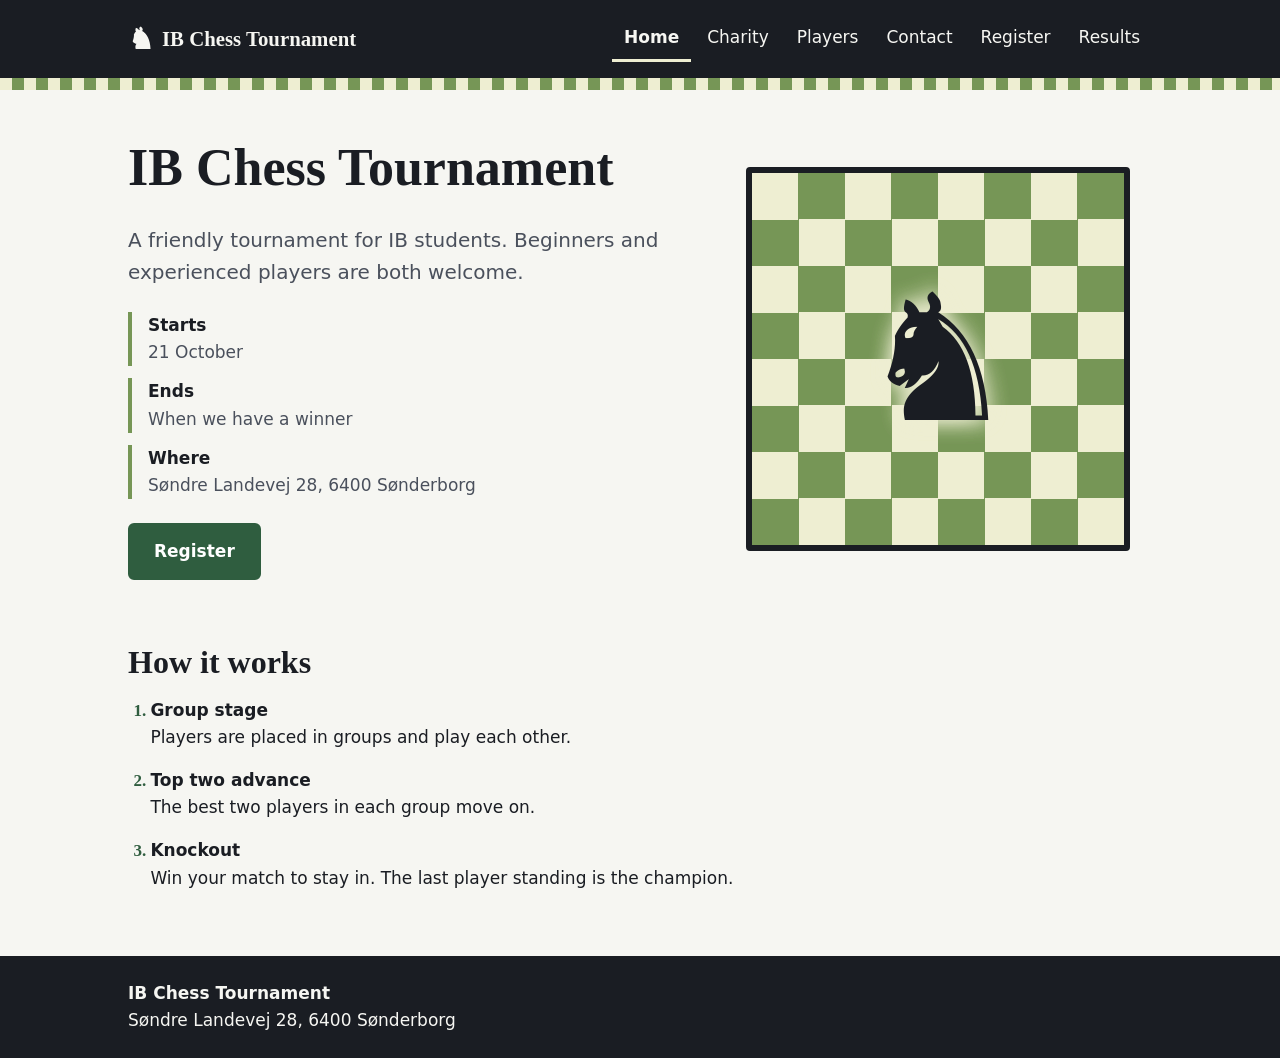
<file: index.html>
<!DOCTYPE html>
<html lang="en">
<head>
  <meta charset="utf-8">
  <meta name="viewport" content="width=device-width, initial-scale=1">
  <title>IB Chess Tournament</title>
  <meta name="description" content="A friendly chess tournament for IB students in Sønderborg.">
  <link rel="stylesheet" href="css/base.css">
  <link rel="stylesheet" href="css/index.css">
  <script src="js/main.js" defer></script>
</head>
<body>
  <a class="skip-link" href="#main">Skip to content</a>

  <header class="site-header">
    <div class="container header-inner">
      <a class="logo" href="index.html"><span class="logo-piece" aria-hidden="true">&#9822;</span> IB Chess Tournament</a>
      <button class="nav-toggle" type="button" aria-expanded="false" aria-controls="site-nav" aria-label="Open menu"><span class="bars" aria-hidden="true"></span></button>
      <nav class="site-nav" id="site-nav" aria-label="Main">
        <ul>
          <li><a href="index.html" class="active" aria-current="page">Home</a></li>
          <li><a href="charity.html">Charity</a></li>
          <li><a href="players.html">Players</a></li>
          <li><a href="contact.html">Contact</a></li>
          <li><a href="register.html">Register</a></li>
          <li><a href="results.html">Results</a></li>
        </ul>
      </nav>
    </div>
  </header>

  <main id="main" class="container">
    <section class="hero">
      <div>
        <h1>IB Chess Tournament</h1>
        <p class="lead">A friendly tournament for IB students. Beginners and experienced players are both welcome.</p>
        <dl class="facts">
          <div><dt>Starts</dt><dd>21 October</dd></div>
          <div><dt>Ends</dt><dd>When we have a winner</dd></div>
          <div><dt>Where</dt><dd>Søndre Landevej 28, 6400 Sønderborg</dd></div>
        </dl>
        <div class="btn-row">
          <a class="btn" href="register.html">Register</a>
        </div>
      </div>
      <div class="board" aria-hidden="true"><span class="board-piece">&#9822;</span></div>
    </section>

    <section class="how" aria-labelledby="how-title">
      <h2 id="how-title">How it works</h2>
      <ol class="steps">
        <li><strong>Group stage</strong> Players are placed in groups and play each other.</li>
        <li><strong>Top two advance</strong> The best two players in each group move on.</li>
        <li><strong>Knockout</strong> Win your match to stay in. The last player standing is the champion.</li>
      </ol>
    </section>
  </main>

  <footer class="site-footer">
    <div class="container">
      <p class="footer-name">IB Chess Tournament</p>
      <p>Søndre Landevej 28, 6400 Sønderborg</p>
    </div>
  </footer>
</body>
</html>
</file>
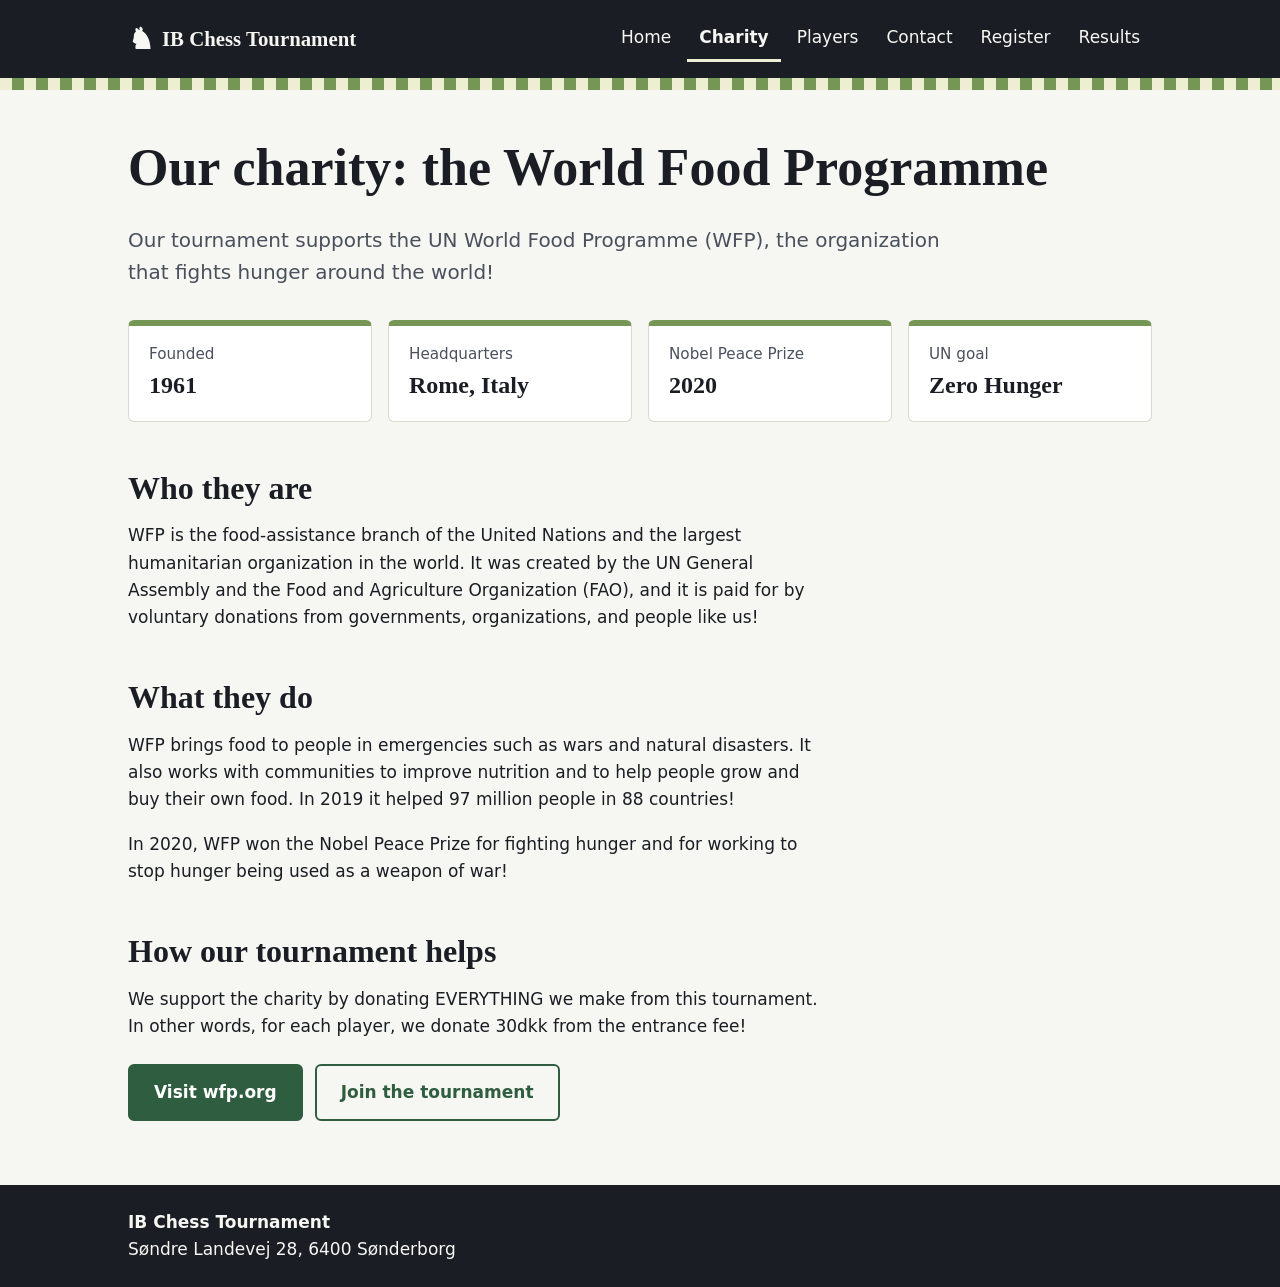
<file: charity.html>
<!DOCTYPE html>
<html lang="en">
<head>
  <meta charset="utf-8">
  <meta name="viewport" content="width=device-width, initial-scale=1">
  <title>The Charity | IB Chess Tournament</title>
  <meta name="description" content="Learn about the UN World Food Programme, the charity supported by the IB Chess Tournament.">
  <link rel="stylesheet" href="css/base.css">
  <link rel="stylesheet" href="css/charity.css">
  <script src="js/main.js" defer></script>
</head>
<body>
  <a class="skip-link" href="#main">Skip to content</a>

  <header class="site-header">
    <div class="container header-inner">
      <a class="logo" href="index.html"><span class="logo-piece" aria-hidden="true">&#9822;</span> IB Chess Tournament</a>
      <button class="nav-toggle" type="button" aria-expanded="false" aria-controls="site-nav" aria-label="Open menu"><span class="bars" aria-hidden="true"></span></button>
      <nav class="site-nav" id="site-nav" aria-label="Main">
        <ul>
          <li><a href="index.html">Home</a></li>
          <li><a href="charity.html" class="active" aria-current="page">Charity</a></li>
          <li><a href="players.html">Players</a></li>
          <li><a href="contact.html">Contact</a></li>
          <li><a href="register.html">Register</a></li>
          <li><a href="results.html">Results</a></li>
        </ul>
      </nav>
    </div>
  </header>

  <main id="main" class="container">
    <h1>Our charity: the World Food Programme</h1>
    <p class="lead">Our tournament supports the UN World Food Programme (WFP), the organization that fights hunger around the world!</p>

    <dl class="stats">
      <div><dt>Founded</dt><dd>1961</dd></div>
      <div><dt>Headquarters</dt><dd>Rome, Italy</dd></div>
      <div><dt>Nobel Peace Prize</dt><dd>2020</dd></div>
      <div><dt>UN goal</dt><dd>Zero Hunger</dd></div>
    </dl>

    <section class="block" aria-labelledby="who-title">
      <h2 id="who-title">Who they are</h2>
      <p>WFP is the food-assistance branch of the United Nations and the largest humanitarian organization in the world. It was created by the UN General Assembly and the Food and Agriculture Organization (FAO), and it is paid for by voluntary donations from governments, organizations, and people like us!</p>
    </section>

    <section class="block" aria-labelledby="what-title">
      <h2 id="what-title">What they do</h2>
      <p>WFP brings food to people in emergencies such as wars and natural disasters. It also works with communities to improve nutrition and to help people grow and buy their own food. In 2019 it helped 97 million people in 88 countries!</p>
      <p>In 2020, WFP won the Nobel Peace Prize for fighting hunger and for working to stop hunger being used as a weapon of war!</p>
    </section>

    <section class="block" aria-labelledby="help-title">
      <h2 id="help-title">How our tournament helps</h2>
      <p>We support the charity by donating EVERYTHING we make from this tournament. In other words, for each player, we donate 30dkk from the entrance fee!</p>
      <div class="btn-row">
        <a class="btn" href="https://www.wfp.org" target="_blank" rel="noopener">Visit wfp.org</a>
        <a class="btn btn-outline" href="register.html">Join the tournament</a>
      </div>
    </section>
  </main>

  <footer class="site-footer">
    <div class="container">
      <p class="footer-name">IB Chess Tournament</p>
      <p>Søndre Landevej 28, 6400 Sønderborg</p>
    </div>
  </footer>
</body>
</html>
</file>
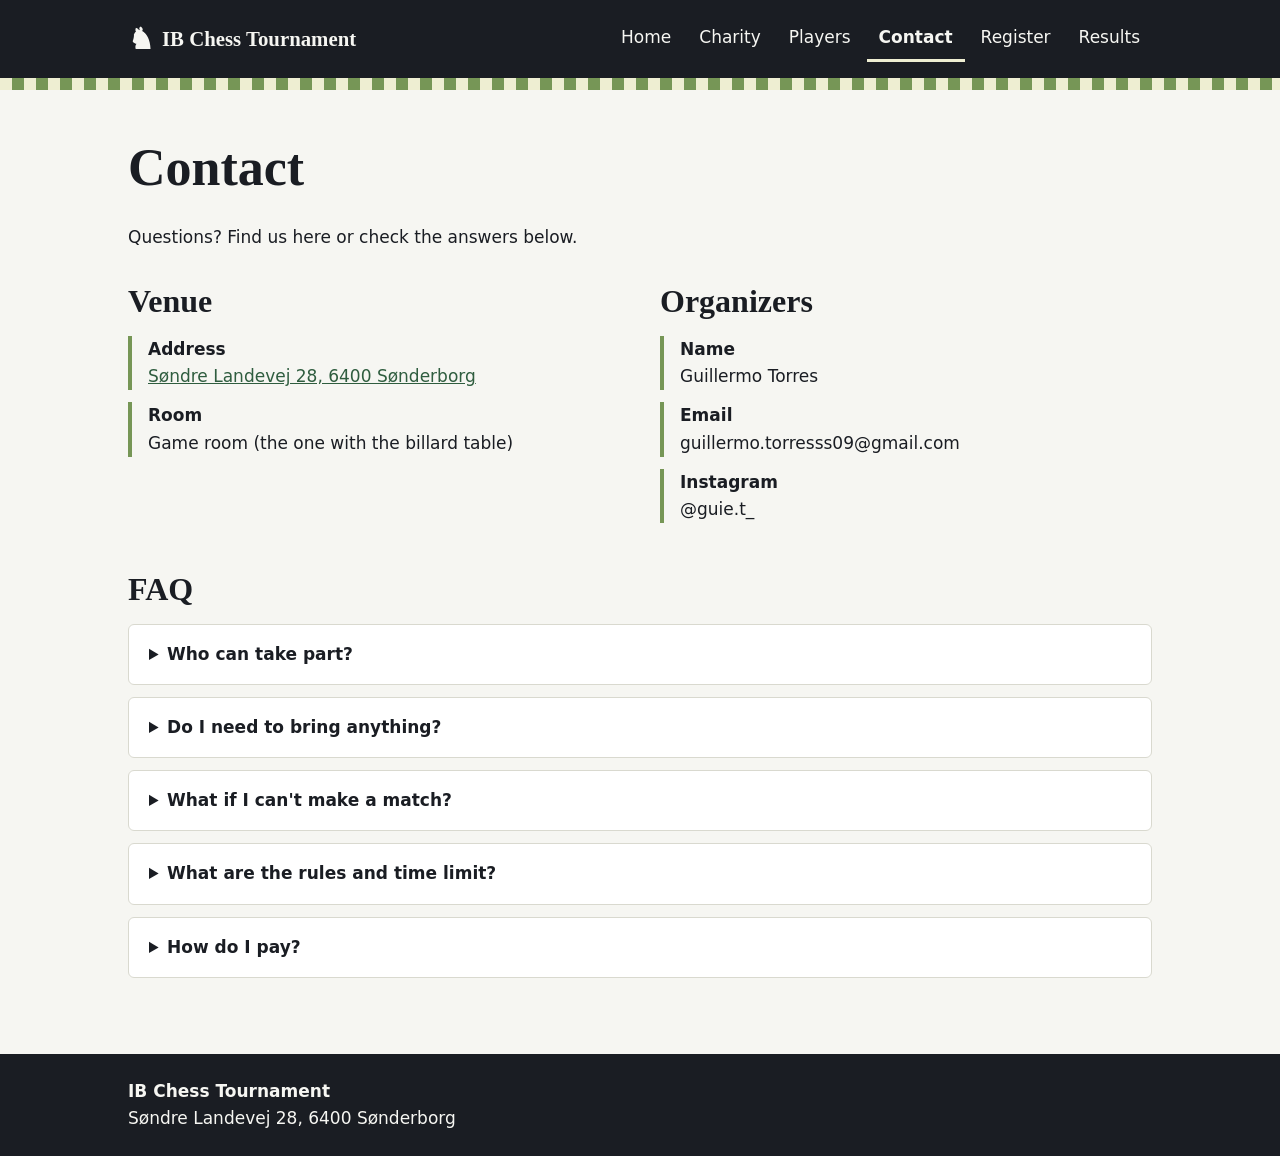
<file: contact.html>
<!DOCTYPE html>
<html lang="en">
<head>
  <meta charset="utf-8">
  <meta name="viewport" content="width=device-width, initial-scale=1">
  <title>Contact | IB Chess Tournament</title>
  <meta name="description" content="Venue, organizers and frequently asked questions.">
  <link rel="stylesheet" href="css/base.css">
  <link rel="stylesheet" href="css/contact.css">
  <script src="js/main.js" defer></script>
</head>
<body>
  <a class="skip-link" href="#main">Skip to content</a>

  <header class="site-header">
    <div class="container header-inner">
      <a class="logo" href="index.html"><span class="logo-piece" aria-hidden="true">&#9822;</span> IB Chess Tournament</a>
      <button class="nav-toggle" type="button" aria-expanded="false" aria-controls="site-nav" aria-label="Open menu"><span class="bars" aria-hidden="true"></span></button>
      <nav class="site-nav" id="site-nav" aria-label="Main">
        <ul>
          <li><a href="index.html">Home</a></li>
          <li><a href="charity.html">Charity</a></li>
          <li><a href="players.html">Players</a></li>
          <li><a href="contact.html" class="active" aria-current="page">Contact</a></li>
          <li><a href="register.html">Register</a></li>
          <li><a href="results.html">Results</a></li>
        </ul>
      </nav>
    </div>
  </header>

  <main id="main" class="container">
    <h1>Contact</h1>
    <p>Questions? Find us here or check the answers below.</p>

    <div class="contact-grid">
      <section aria-labelledby="venue-title">
        <h2 id="venue-title">Venue</h2>
        <dl class="info-list">
          <div><dt>Address</dt><dd><a href="https://www.google.com/maps/search/?api=1&amp;query=S%C3%B8ndre+Landevej+28+6400+S%C3%B8nderborg">Søndre Landevej 28, 6400 Sønderborg</a></dd></div>
          <div><dt>Room</dt><dd>Game room (the one with the billard table)</dd></div>
        </dl>
      </section>

      <section aria-labelledby="org-title">
        <h2 id="org-title">Organizers</h2>
        <dl class="info-list">
          <div><dt>Name</dt><dd>Guillermo Torres</dd></div>
          <div><dt>Email</dt><dd>guillermo.torresss09@gmail.com</dd></div>
          <div><dt>Instagram</dt><dd>@guie.t_</dd></div>
        </dl>
      </section>
    </div>

    <section class="faq" aria-labelledby="faq-title">
      <h2 id="faq-title">FAQ</h2>
      <details>
        <summary>Who can take part?</summary>
        <p>While the tournament is made from IB students at EUC Syd, any student who wishes to participate is welcome!</p>
      </details>
      <details>
        <summary>Do I need to bring anything?</summary>
        <p>Ideally bring water and a pen, however, you both will be provided if forgoten.</p>
      </details>
      <details>
        <summary>What if I can't make a match?</summary>
        <p>Rescheduling is always available, additionally, it is possible to have an online watch through websites like chess.com upon agreement with the opposing playing.</p>
      </details>
      <details>
        <summary>What are the rules and time limit?</summary>
        <p>We will be playing classical chess, specifically 60|0.</p>
      </details>
      <details>
      <summary>How do I pay?</summary>
      <p>To pay, email/message any of the organisers and ask for specific information.</p>
      </details>
    </section>
  </main>

  <footer class="site-footer">
    <div class="container">
      <p class="footer-name">IB Chess Tournament</p>
      <p>Søndre Landevej 28, 6400 Sønderborg</p>
    </div>
  </footer>
</body>
</html>
</file>
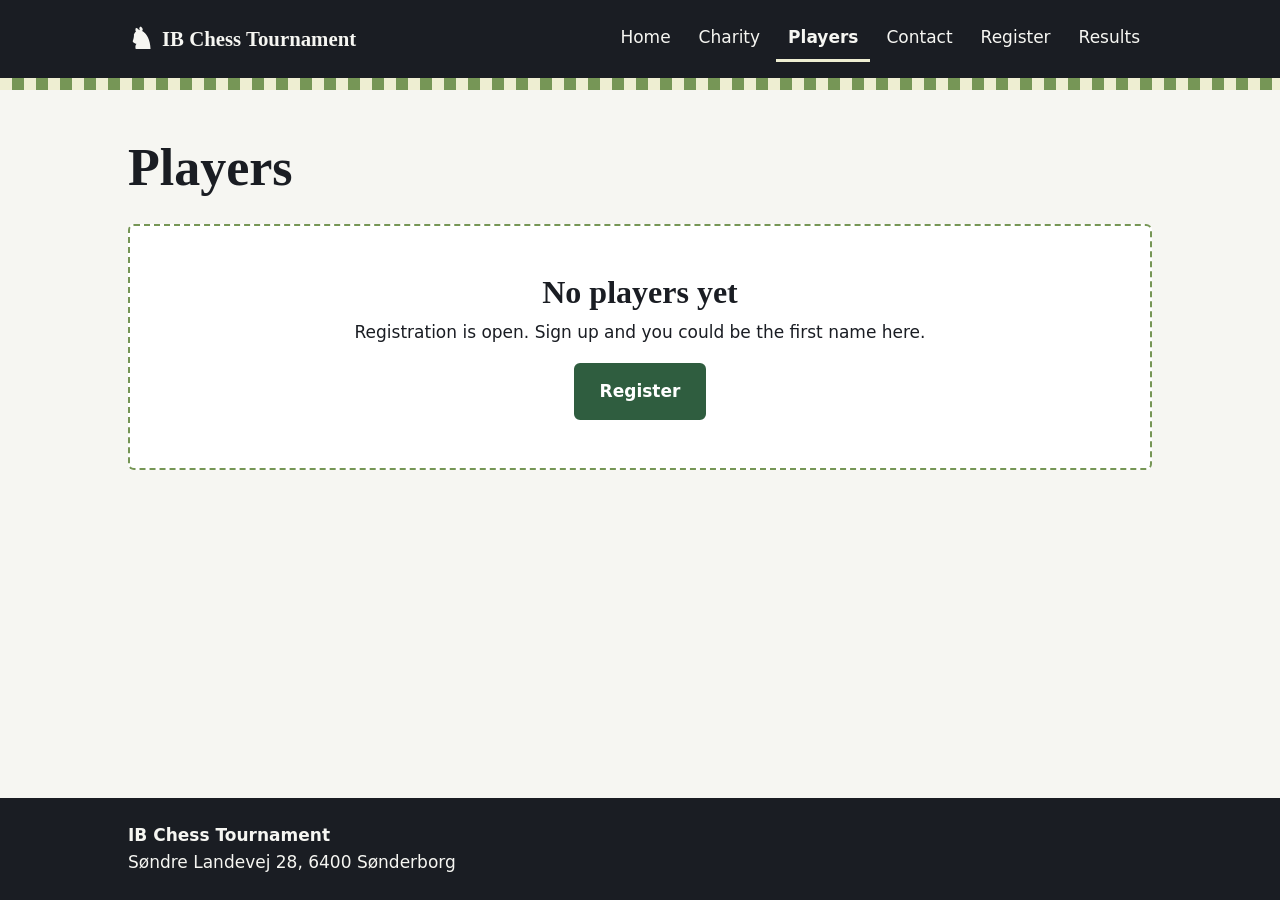
<file: players.html>
<!DOCTYPE html>
<html lang="en">
<head>
  <meta charset="utf-8">
  <meta name="viewport" content="width=device-width, initial-scale=1">
  <title>Players | IB Chess Tournament</title>
  <meta name="description" content="Players signed up for the IB Chess Tournament.">
  <link rel="stylesheet" href="css/base.css">
  <link rel="stylesheet" href="css/players.css">
  <script src="js/main.js" defer></script>
</head>
<body>
  <a class="skip-link" href="#main">Skip to content</a>

  <header class="site-header">
    <div class="container header-inner">
      <a class="logo" href="index.html"><span class="logo-piece" aria-hidden="true">&#9822;</span> IB Chess Tournament</a>
      <button class="nav-toggle" type="button" aria-expanded="false" aria-controls="site-nav" aria-label="Open menu"><span class="bars" aria-hidden="true"></span></button>
      <nav class="site-nav" id="site-nav" aria-label="Main">
        <ul>
          <li><a href="index.html">Home</a></li>
          <li><a href="charity.html">Charity</a></li>
          <li><a href="players.html" class="active" aria-current="page">Players</a></li>
          <li><a href="contact.html">Contact</a></li>
          <li><a href="register.html">Register</a></li>
          <li><a href="results.html">Results</a></li>
        </ul>
      </nav>
    </div>
  </header>

  <main id="main" class="container">
    <h1>Players</h1>
    <div class="empty-state">
      <h2>No players yet</h2>
      <p>Registration is open. Sign up and you could be the first name here.</p>
      <a class="btn" href="register.html">Register</a>
    </div>

    <!-- PLAYER CARD TEMPLATE
         When players sign up, delete the .empty-state block above and add this instead:

    <div class="player-grid">
      <article class="player-card">
        <h3>[PLAYER NAME]</h3>
        <p>[CLASS OR GROUP]</p>
      </article>
      (copy the <article> for each player)
    </div>
    -->
  </main>

  <footer class="site-footer">
    <div class="container">
      <p class="footer-name">IB Chess Tournament</p>
      <p>Søndre Landevej 28, 6400 Sønderborg</p>
    </div>
  </footer>
</body>
</html>
</file>
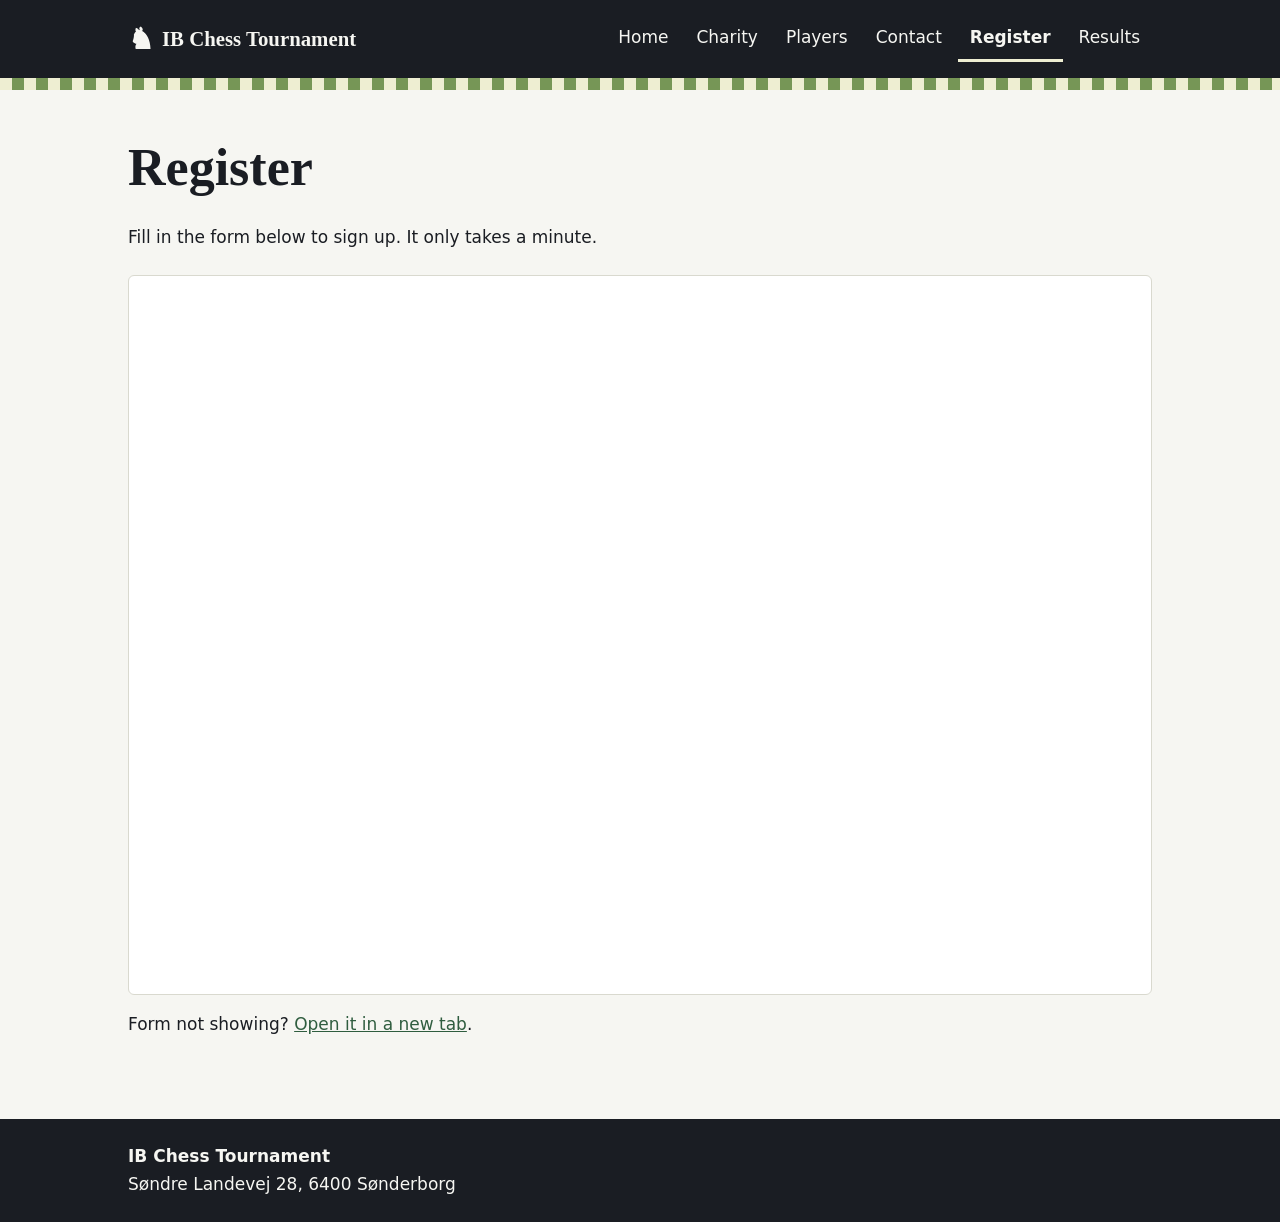
<file: register.html>
<!DOCTYPE html>
<html lang="en">
<head>
  <meta charset="utf-8">
  <meta name="viewport" content="width=device-width, initial-scale=1">
  <title>Register | IB Chess Tournament</title>
  <meta name="description" content="Sign up for the IB Chess Tournament.">
  <link rel="stylesheet" href="css/base.css">
  <link rel="stylesheet" href="css/register.css">
  <script src="js/main.js" defer></script>
</head>
<body>
  <a class="skip-link" href="#main">Skip to content</a>

  <header class="site-header">
    <div class="container header-inner">
      <a class="logo" href="index.html"><span class="logo-piece" aria-hidden="true">&#9822;</span> IB Chess Tournament</a>
      <button class="nav-toggle" type="button" aria-expanded="false" aria-controls="site-nav" aria-label="Open menu"><span class="bars" aria-hidden="true"></span></button>
      <nav class="site-nav" id="site-nav" aria-label="Main">
        <ul>
          <li><a href="index.html">Home</a></li>
          <li><a href="charity.html">Charity</a></li>
          <li><a href="players.html">Players</a></li>
          <li><a href="contact.html">Contact</a></li>
          <li><a href="register.html" class="active" aria-current="page">Register</a></li>
          <li><a href="results.html">Results</a></li>
        </ul>
      </nav>
    </div>
  </header>

  <main id="main" class="container">
    <h1>Register</h1>
    <p>Fill in the form below to sign up. It only takes a minute.</p>
    <iframe class="form-frame" src="https://docs.google.com/forms/d/e/1FAIpQLSfOGK0NlTMhf2mYzYLxzSqG4SPxp3-XEWmT0xVZXdS4ewy92Q/viewform?embedded=true" title="Registration form" loading="lazy">Loading form...</iframe>
    <p class="form-fallback">Form not showing? <a href="https://docs.google.com/forms/d/e/1FAIpQLSfOGK0NlTMhf2mYzYLxzSqG4SPxp3-XEWmT0xVZXdS4ewy92Q/viewform" target="_blank" rel="noopener">Open it in a new tab</a>.</p>
  </main>

  <footer class="site-footer">
    <div class="container">
      <p class="footer-name">IB Chess Tournament</p>
      <p>Søndre Landevej 28, 6400 Sønderborg</p>
    </div>
  </footer>
</body>
</html>
</file>
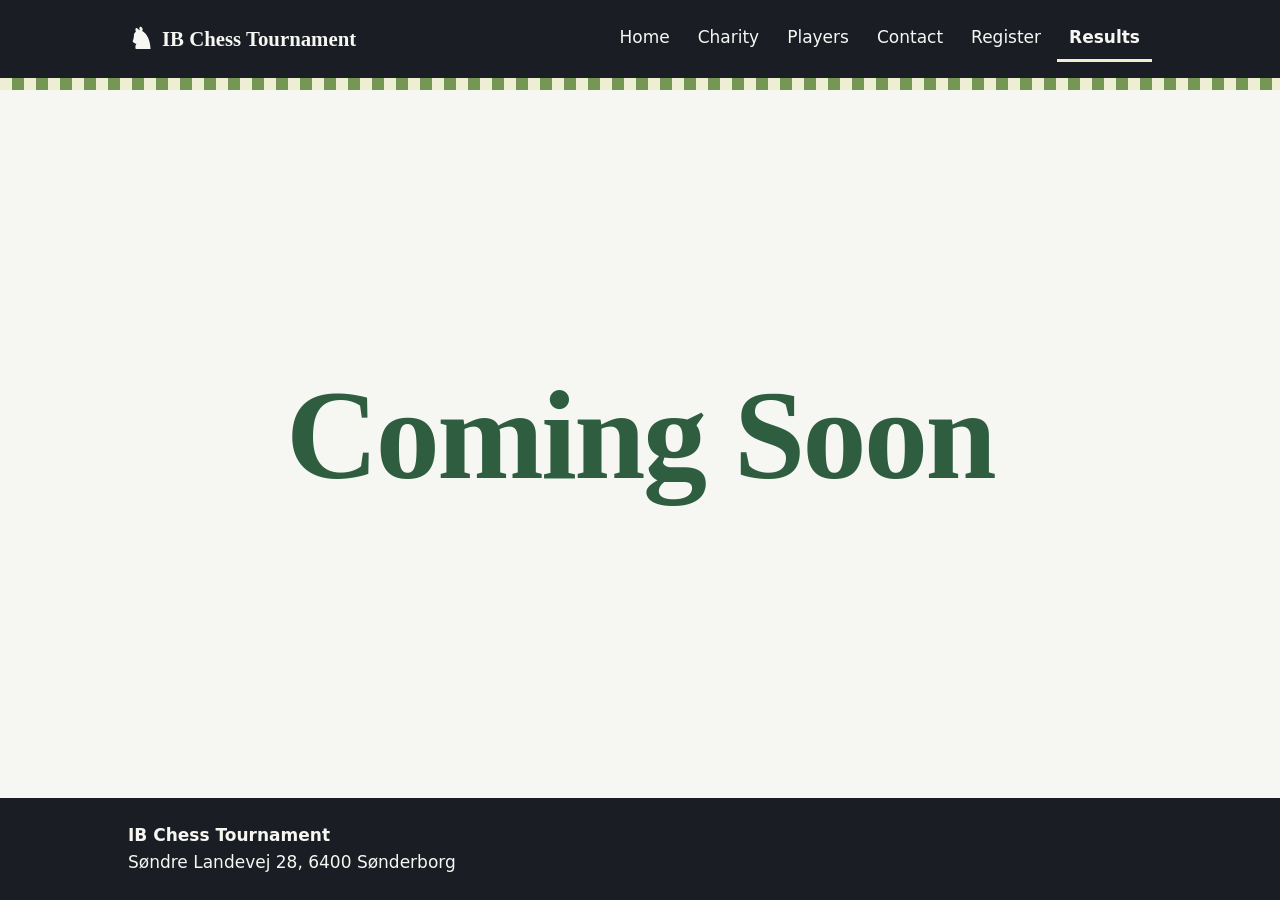
<file: results.html>
<!DOCTYPE html>
<html lang="en">
<head>
  <meta charset="utf-8">
  <meta name="viewport" content="width=device-width, initial-scale=1">
  <title>Results | IB Chess Tournament</title>
  <meta name="description" content="Results of the IB Chess Tournament.">
  <link rel="stylesheet" href="css/base.css">
  <link rel="stylesheet" href="css/results.css">
  <script src="js/main.js" defer></script>
</head>
<body>
  <a class="skip-link" href="#main">Skip to content</a>

  <header class="site-header">
    <div class="container header-inner">
      <a class="logo" href="index.html"><span class="logo-piece" aria-hidden="true">&#9822;</span> IB Chess Tournament</a>
      <button class="nav-toggle" type="button" aria-expanded="false" aria-controls="site-nav" aria-label="Open menu"><span class="bars" aria-hidden="true"></span></button>
      <nav class="site-nav" id="site-nav" aria-label="Main">
        <ul>
          <li><a href="index.html">Home</a></li>
          <li><a href="charity.html">Charity</a></li>
          <li><a href="players.html">Players</a></li>
          <li><a href="contact.html">Contact</a></li>
          <li><a href="register.html">Register</a></li>
          <li><a href="results.html" class="active" aria-current="page">Results</a></li>
        </ul>
      </nav>
    </div>
  </header>

  <main id="main" class="container results-main">
    <h1 class="coming-soon">Coming Soon</h1>
  </main>

  <footer class="site-footer">
    <div class="container">
      <p class="footer-name">IB Chess Tournament</p>
      <p>Søndre Landevej 28, 6400 Sønderborg</p>
    </div>
  </footer>
</body>
</html>
</file>
<file: css/base.css>
/* base.css - shared styles: colors, fonts, header, nav, footer, buttons.
   Change the colors and fonts in :root and the whole site updates. */

:root {
  --ink: #1a1d23;         /* text and dark backgrounds */
  --ink-soft: #4a505c;    /* secondary text */
  --paper: #f6f6f2;       /* page background */
  --white: #ffffff;
  --sq-light: #eeeed2;    /* light chess square */
  --sq-dark: #769656;     /* dark chess square */
  --green: #2f5d3f;       /* buttons and links */
  --green-dark: #234a31;  /* button hover */
  --line: #d9d9cf;        /* borders */
  --radius: 6px;
  --font-body: system-ui, -apple-system, "Segoe UI", Roboto, sans-serif;
  --font-head: "Iowan Old Style", "Palatino Linotype", Palatino, Georgia, serif;
  --max: 64rem;           /* max content width */
}

/* Reset */
*, *::before, *::after { box-sizing: border-box; }
html { -webkit-text-size-adjust: 100%; }
body {
  margin: 0;
  min-height: 100vh;
  display: flex;
  flex-direction: column;
  font-family: var(--font-body);
  font-size: 1.0625rem;
  line-height: 1.6;
  color: var(--ink);
  background: var(--paper);
}
img, iframe { max-width: 100%; }
h1, h2, h3 { font-family: var(--font-head); line-height: 1.15; margin: 0 0 .5em; }
h1 { font-size: clamp(2.1rem, 5vw, 3.25rem); }
h2 { font-size: clamp(1.5rem, 3vw, 2rem); }
p { margin: 0 0 1em; max-width: 65ch; }
a { color: var(--green); }

/* Keyboard focus (visible on every interactive element) */
:focus-visible { outline: 3px solid var(--green); outline-offset: 3px; }
.site-header :focus-visible { outline-color: #f2b705; }

/* Layout */
.container { width: min(100% - 2.5rem, var(--max)); margin-inline: auto; }
main { flex: 1; padding-block: 3rem 4rem; }

/* Skip link (appears on keyboard focus) */
.skip-link {
  position: absolute; left: 1rem; top: -4rem; z-index: 10;
  background: var(--white); color: var(--ink); padding: .5rem 1rem;
}
.skip-link:focus { top: 1rem; }

/* Header */
.site-header { background: var(--ink); color: var(--paper); }
.header-inner {
  display: flex; align-items: center; justify-content: space-between;
  gap: 1rem; padding-block: 1rem;
}
.logo {
  display: flex; align-items: center; gap: .5rem;
  color: var(--paper); text-decoration: none;
  font-family: var(--font-head); font-size: 1.3rem; font-weight: 700;
}
.logo-piece { font-size: 1.8rem; line-height: 1; }
/* One row of chessboard squares under the header */
.site-header::after {
  content: ""; display: block; height: .75rem;
  background: conic-gradient(var(--sq-dark) 25%, var(--sq-light) 0 50%, var(--sq-dark) 0 75%, var(--sq-light) 0) 0 0 / 1.5rem 1.5rem;
}

/* Navigation */
.site-nav ul { list-style: none; margin: 0; padding: 0; display: flex; gap: .25rem; }
.site-nav a {
  display: block; padding: .5rem .75rem; color: var(--paper);
  text-decoration: none; border-bottom: 3px solid transparent;
}
.site-nav a:hover { border-bottom-color: var(--sq-dark); }
.site-nav a.active { border-bottom-color: var(--sq-light); font-weight: 600; }

/* Hamburger button (hidden on desktop) */
.nav-toggle {
  display: none; width: 2.75rem; height: 2.75rem;
  align-items: center; justify-content: center;
  background: transparent; color: var(--paper);
  border: 2px solid var(--paper); border-radius: var(--radius); cursor: pointer;
}
.bars, .bars::before, .bars::after {
  display: block; width: 1.4rem; height: 2px; background: currentColor;
}
.bars { position: relative; }
.bars::before, .bars::after { content: ""; position: absolute; left: 0; }
.bars::before { top: -7px; }
.bars::after { top: 7px; }

@media (max-width: 47.9rem) {
  .header-inner { flex-wrap: wrap; }
  .js .nav-toggle { display: inline-flex; }
  .js .site-nav { display: none; width: 100%; }
  .js .site-nav.open { display: block; }
  .site-nav ul { flex-direction: column; }
}

/* Buttons */
.btn {
  display: inline-block; padding: .8rem 1.5rem;
  background: var(--green); color: var(--white);
  border: 2px solid var(--green); border-radius: var(--radius);
  font-weight: 600; text-decoration: none;
}
.btn:hover { background: var(--green-dark); border-color: var(--green-dark); }
.btn-outline { background: transparent; color: var(--green); }
.btn-outline:hover { background: var(--green); color: var(--white); }
.btn-row { display: flex; flex-wrap: wrap; gap: .75rem; margin-top: 1.5rem; }

/* Footer */
.site-footer { background: var(--ink); color: var(--paper); padding-block: 1.5rem; }
.site-footer p { margin: 0; }
.site-footer .footer-name { font-weight: 600; }
</file>
<file: css/index.css>
/* index.css - home page */
.hero { display: grid; gap: 2.5rem; align-items: center; }
@media (min-width: 48rem) { .hero { grid-template-columns: 1.3fr 1fr; } }
.lead { font-size: 1.25rem; color: var(--ink-soft); }

/* Key facts */
.facts { margin: 1.5rem 0 0; display: grid; gap: .75rem; }
.facts div { border-left: 4px solid var(--sq-dark); padding-left: 1rem; }
.facts dt { font-weight: 700; }
.facts dd { margin: 0; color: var(--ink-soft); }

/* Decorative chessboard: 8x8 squares drawn with a gradient */
.board {
  aspect-ratio: 1; width: 100%; max-width: 24rem; margin-inline: auto;
  border: 6px solid var(--ink); border-radius: 4px;
  display: grid; place-items: center;
  background: conic-gradient(var(--sq-dark) 25%, var(--sq-light) 0 50%, var(--sq-dark) 0 75%, var(--sq-light) 0) 0 0 / 25% 25%;
}
.board-piece {
  font-family: "Segoe UI Symbol", "Noto Sans Symbols 2", "Apple Symbols", sans-serif;
  font-size: clamp(6rem, 22vw, 11rem); line-height: 1; color: var(--ink);
  text-shadow: 0 0 .12em var(--sq-light), 0 0 .12em var(--sq-light);
}

/* How it works */
.how { margin-top: 4rem; }
.steps { margin: 0; padding-left: 1.4rem; display: grid; gap: 1rem; max-width: 40rem; }
.steps li::marker { font-family: var(--font-head); font-weight: 700; color: var(--green); }
.steps strong { display: block; }
</file>
<file: css/charity.css>
/* charity.css - charity (WFP) page */
.lead { font-size: 1.25rem; color: var(--ink-soft); }

/* Four key facts in a row of boxes */
.stats { margin: 2rem 0 0; display: grid; gap: 1rem; grid-template-columns: repeat(auto-fit, minmax(10rem, 1fr)); }
.stats div { background: var(--white); border: 1px solid var(--line); border-top: 6px solid var(--sq-dark); border-radius: var(--radius); padding: 1rem 1.25rem; }
.stats dt { color: var(--ink-soft); font-size: .95rem; }
.stats dd { margin: 0; font-family: var(--font-head); font-size: 1.5rem; font-weight: 700; }

/* Text sections */
.block { margin-top: 3rem; }
</file>
<file: css/contact.css>
/* contact.css - contact page */
.contact-grid { display: grid; gap: 2.5rem; margin-top: 2rem; }
@media (min-width: 48rem) { .contact-grid { grid-template-columns: 1fr 1fr; } }
.info-list { margin: 0; display: grid; gap: .75rem; }
.info-list div { border-left: 4px solid var(--sq-dark); padding-left: 1rem; }
.info-list dt { font-weight: 700; }
.info-list dd { margin: 0; }
.faq { margin-top: 3rem; }
.faq details { background: var(--white); border: 1px solid var(--line); border-radius: var(--radius); margin-bottom: .75rem; }
.faq summary { cursor: pointer; padding: 1rem 1.25rem; font-weight: 600; }
.faq details p {
  max-width: none;
  padding: 0 1.25rem;
  margin: 0 0 1rem;
}
</file>
<file: css/players.css>
/* players.css - players page */
.empty-state {
  margin-top: 1.5rem; padding: 3rem 1.5rem; text-align: center;
  border: 2px dashed var(--sq-dark); border-radius: var(--radius); background: var(--white);
}
.empty-state p { margin-inline: auto; }
.empty-state h2 { margin-bottom: .25em; }

/* Ready for later: a grid of player cards (see the template comment in players.html) */
.player-grid { display: grid; gap: 1rem; grid-template-columns: repeat(auto-fill, minmax(14rem, 1fr)); margin-top: 1.5rem; }
.player-card { background: var(--white); border: 1px solid var(--line); border-radius: var(--radius); padding: 1rem 1.25rem; }
.player-card h3 { margin-bottom: .25em; }
.player-card p { margin: 0; color: var(--ink-soft); }
</file>
<file: css/register.css>
/* register.css - registration page */
.form-frame {
  display: block; width: 100%; height: 80vh; min-height: 40rem;
  margin-top: 1.5rem; border: 1px solid var(--line);
  border-radius: var(--radius); background: var(--white);
}
.form-fallback { margin-top: 1rem; }
</file>
<file: css/results.css>
/* results.css - results page */
.results-main { display: grid; place-items: center; text-align: center; }
.coming-soon {
  margin: 0; font-size: clamp(3rem, 13vw, 8rem);
  letter-spacing: -.02em; color: var(--green);
}
</file>
